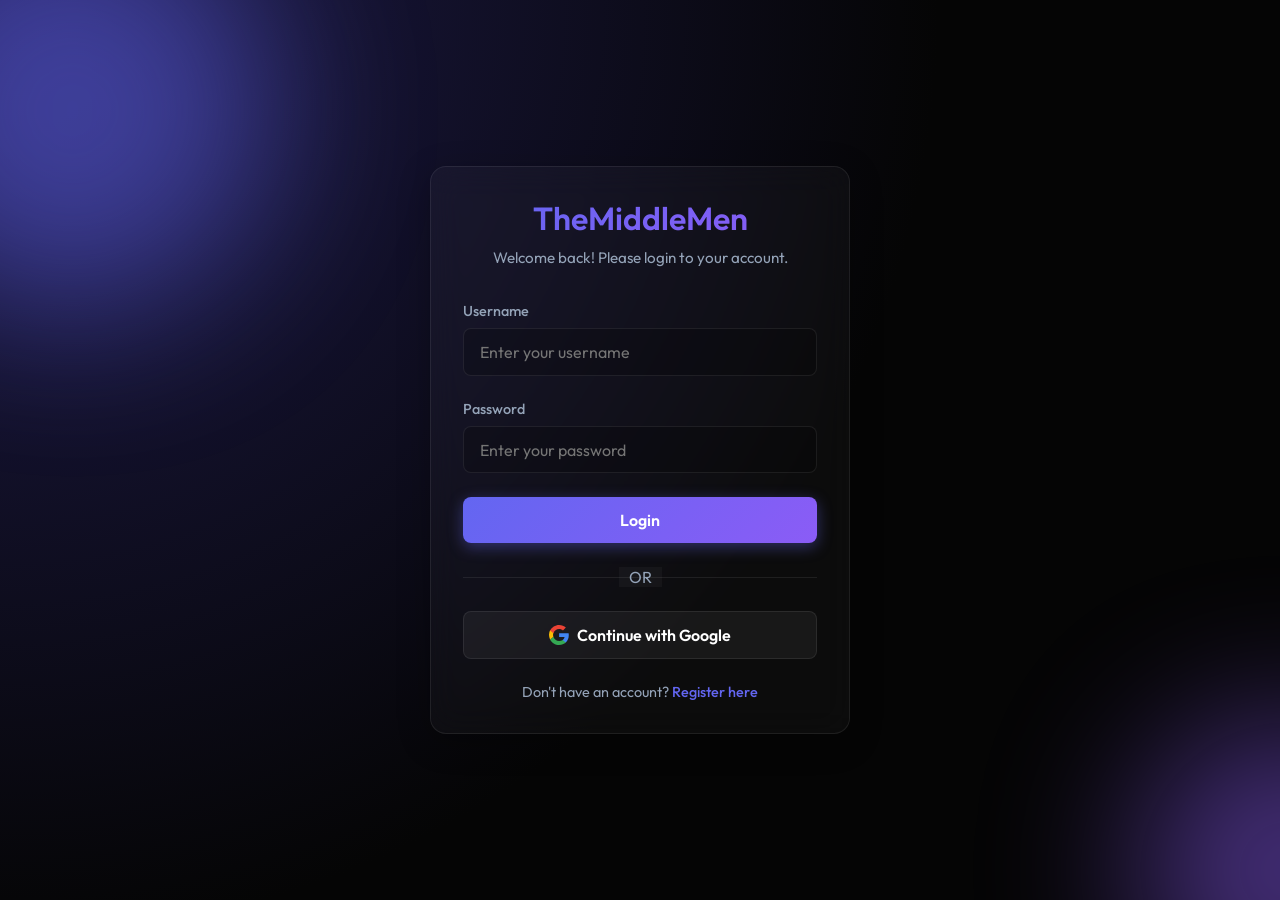
<file: frontend/index.html>
<!DOCTYPE html>
<html lang="en">
<head>
    <meta charset="UTF-8">
    <meta name="viewport" content="width=device-width, initial-scale=1.0">
    <title>Dashboard - TheMiddleMen</title>
    <link rel="stylesheet" href="css/style.css">
</head>
<body>
    <div class="bg-blob bg-blob-1"></div>
    <div class="bg-blob bg-blob-2"></div>
    
    <!-- Navigation -->
    <nav class="dashboard-nav">
        <div class="container nav-content">
            <div class="brand text-gradient">TheMiddleMen Dashboard</div>
            <button onclick="logout()" class="btn btn-secondary" style="width: auto;">Logout</button>
        </div>
    </nav>

    <!-- Main Content -->
    <main class="container">
        <div id="alertBox" class="alert"></div>

        <div class="dashboard-grid">
            
            <!-- Channel Info Card -->
            <div class="glass-card">
                <div class="card-header">
                    <h2>Channel Info</h2>
                </div>
                <div id="channel-content" class="loading-container">
                    <div class="loader"></div>
                    <p>Loading channel details...</p>
                </div>
            </div>

            <!-- Videos Info Card -->
            <div class="glass-card">
                <div class="card-header">
                    <h2>Recent Videos</h2>
                </div>
                <div id="video-content" class="loading-container">
                    <div class="loader"></div>
                    <p>Loading videos...</p>
                </div>
            </div>

            <!-- Playlist Info Card -->
            <div class="glass-card">
                <div class="card-header">
                    <h2>Upload Playlist</h2>
                </div>
                <div id="playlist-content" class="loading-container">
                    <div class="loader"></div>
                    <p>Loading playlist...</p>
                </div>
            </div>

        </div>
    </main>

    <!-- Scripts -->
    <script src="js/api.js"></script>
    <script src="js/app.js"></script>
</body>
</html>
</file>
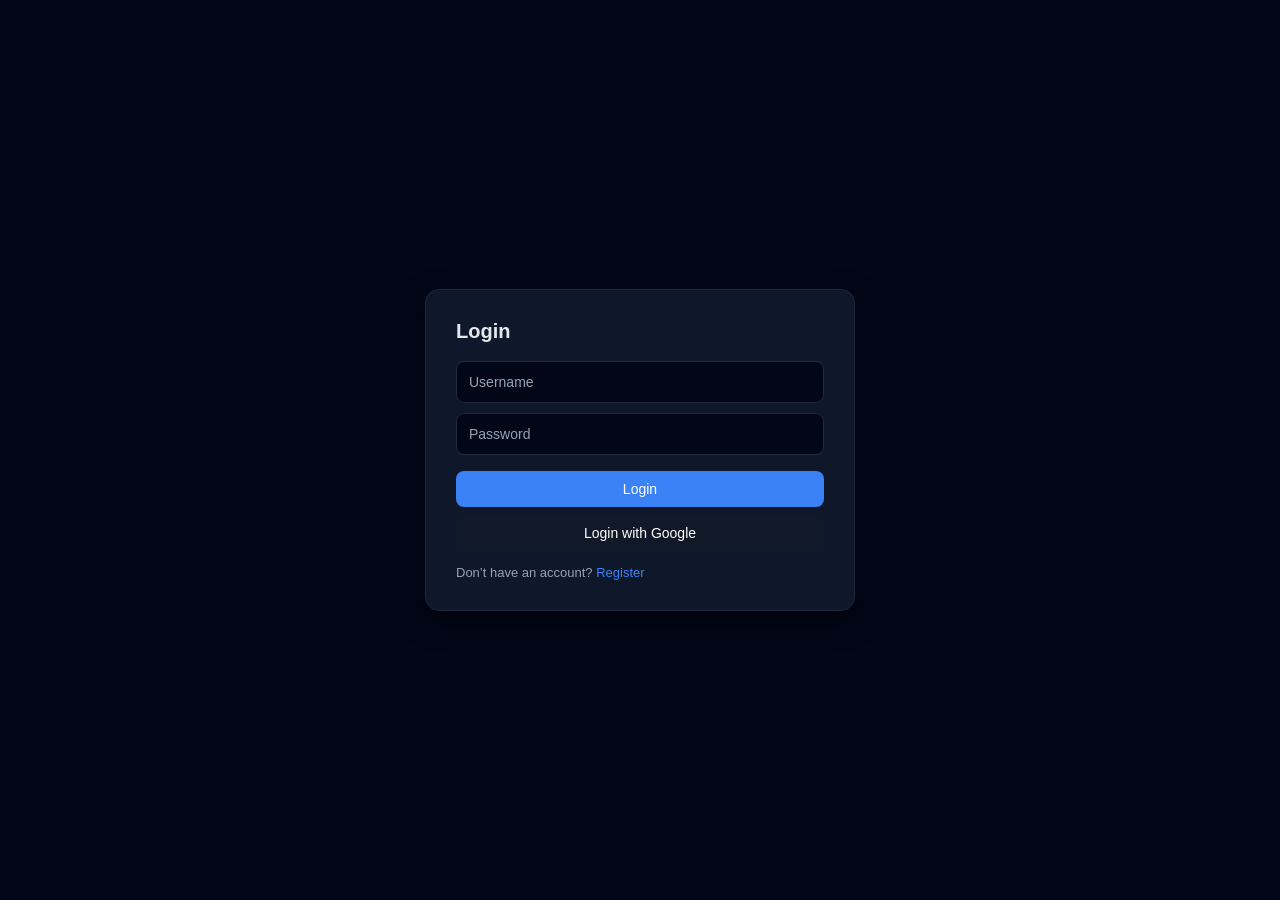
<file: src/main/resources/static/index.html>
<!DOCTYPE html>
<html lang="en">
<head>
    <meta charset="UTF-8" />
    <meta name="viewport" content="width=device-width, initial-scale=1.0" />
    <title>Social Dashboard</title>
    <link rel="stylesheet" href="style.css" />
</head>

<body>

<div id="app">

    <!-- Login Section -->
    <div id="login-section">
        <h2>Login</h2>

        <input type="text" id="login-username" placeholder="Username" />
        <input type="password" id="login-password" placeholder="Password" />

        <button id="login-btn">Login</button>
        <button id="oauth-btn">Login with Google</button>

        <p>Don’t have an account?
            <button id="go-register-btn">Register</button>
        </p>

    </div>

    <!-- Register Section -->
    <div id="register-section" style="display:none;">

        <h2>Register</h2>

        <input type="text" id="register-username" placeholder="Username" />
        <input type="password" id="register-password" placeholder="Password" />

        <button id="register-btn">Create Account</button>

        <p>Already have an account?
            <button id="go-login-btn">Back to Login</button>
        </p>

    </div>

    <!-- Dashboard Section -->
    <div id="dashboard-section" style="display:none;">

        <div id="dashboard-header">
            <h2>Social Dashboard</h2>

            <div>
                <button id="go-change-password-btn">Change Password</button>
                <button id="logout-btn">Logout</button>
            </div>

        </div>

        <div id="widgets"></div>

        <div id="video-section">
            <h3 class="section-title">Latest Videos</h3>
            <div id="videos-container"></div>
        </div>

    </div>

    <!-- Change Password Page -->
    <div id="change-password-section" style="display:none;">

        <h2>Change Password</h2>

        <input
                type="password"
                id="new-password"
                placeholder="Enter new password"
        />

        <button id="change-password-btn">
            Update Password
        </button>

        <p>
            <button id="back-dashboard-btn">
                Back to Dashboard
            </button>
        </p>

    </div>

</div>

<script src="app.js"></script>

</body>
</html>
</file>
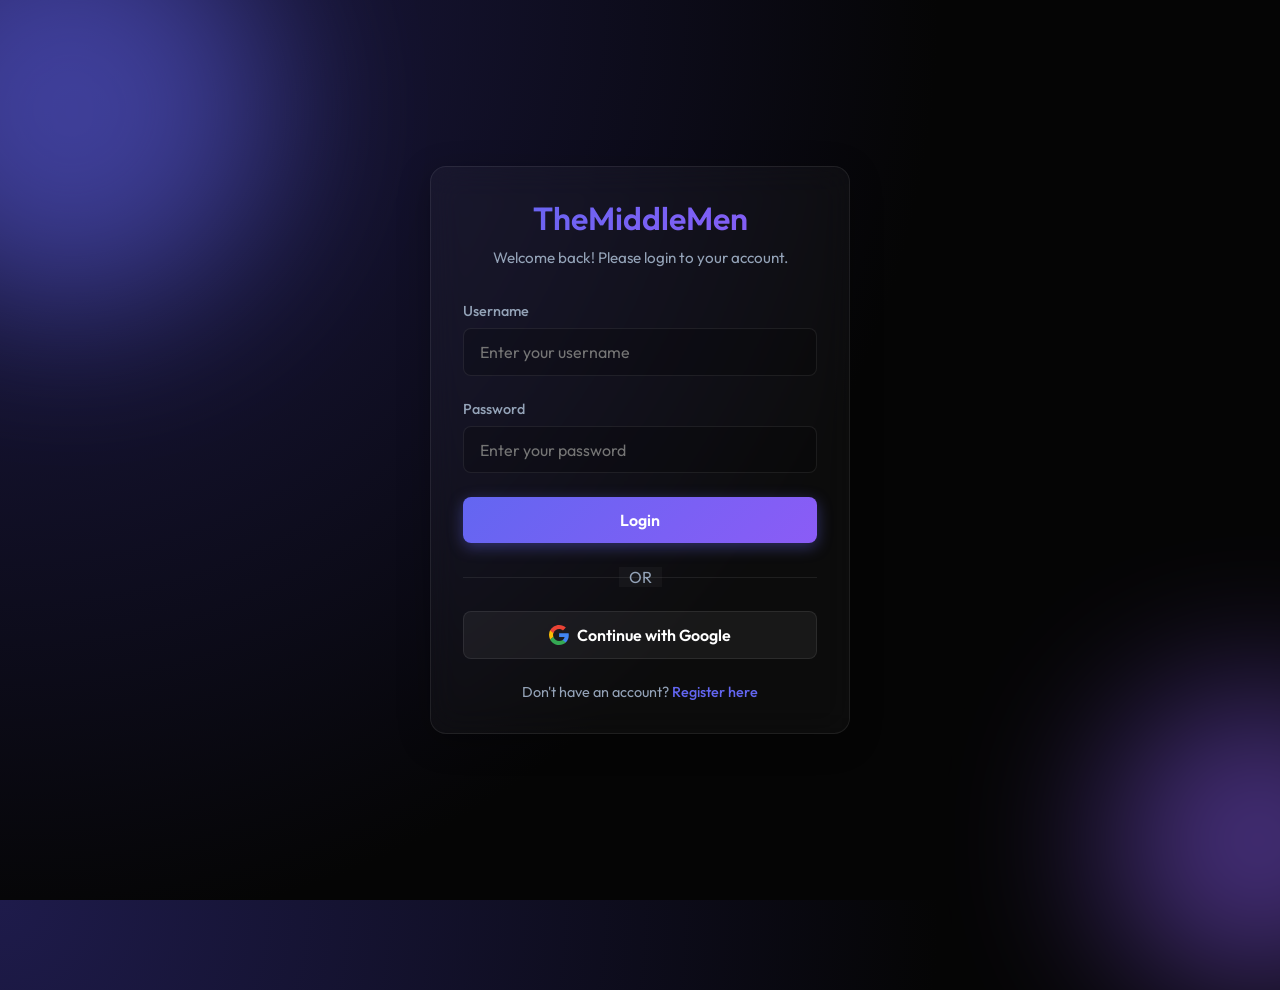
<file: frontend/login.html>
<!DOCTYPE html>
<html lang="en">
<head>
    <meta charset="UTF-8">
    <meta name="viewport" content="width=device-width, initial-scale=1.0">
    <title>Login - TheMiddleMen</title>
    <link rel="stylesheet" href="css/style.css">
</head>
<body>
    <div class="bg-blob bg-blob-1"></div>
    <div class="bg-blob bg-blob-2"></div>
    
    <div class="auth-wrapper">
        <div class="glass-card auth-card">
            <div class="auth-header">
                <h1 class="text-gradient">TheMiddleMen</h1>
                <p>Welcome back! Please login to your account.</p>
            </div>
            
            <div id="alertBox" class="alert"></div>

            <form id="loginForm" onsubmit="handleLogin(event)">
                <div class="form-group">
                    <label for="username">Username</label>
                    <input type="text" id="username" class="input-field" required placeholder="Enter your username">
                </div>
                
                <div class="form-group">
                    <label for="password">Password</label>
                    <input type="password" id="password" class="input-field" required placeholder="Enter your password">
                </div>
                
                <button type="submit" class="btn btn-primary">Login</button>

                <div style="text-align: center; margin: 1.5rem 0; color: var(--text-secondary); position: relative;">
                    <hr style="border: none; border-top: 1px solid var(--glass-border); position: absolute; width: 100%; top: 50%; z-index: 1;">
                    <span style="background: var(--glass-bg); padding: 0 10px; position: relative; z-index: 2;">OR</span>
                </div>

                <button type="button" class="btn btn-secondary" onclick="handleGoogleLogin()">
                    <svg viewBox="0 0 24 24" width="20" height="20" xmlns="http://www.w3.org/2000/svg">
                        <path fill="#4285F4" d="M23.745 12.27c0-.825-.068-1.635-.21-2.415H12.15v4.545h6.51c-.285 1.485-1.125 2.76-2.385 3.585v3.015h3.855c2.265-2.085 3.615-5.175 3.615-8.73z"/>
                        <path fill="#34A853" d="M12.15 24c3.255 0 6.015-1.08 8.01-2.925l-3.855-3.015c-1.08.735-2.475 1.185-4.155 1.185-3.195 0-5.91-2.16-6.885-5.07l-3.99 3.09C3.33 21.225 7.425 24 12.15 24z"/>
                        <path fill="#FBBC05" d="M5.265 14.175c-.255-.735-.39-1.53-.39-2.34s.135-1.605.39-2.34v-3.09h-3.99A11.957 11.957 0 000 11.835c0 1.905.45 3.735 1.275 5.43l3.99-3.09z"/>
                        <path fill="#EA4335" d="M12.15 4.755c1.77 0 3.36.615 4.605 1.8l3.48-3.48C18.15 1.08 15.39 0 12.15 0 7.425 0 3.33 2.775 1.275 6.735l3.99 3.09c.975-2.91 3.69-5.07 6.885-5.07z"/>
                    </svg>
                    Continue with Google
                </button>
            </form>
            
            <div class="auth-footer">
                Don't have an account? <a href="register.html">Register here</a>
            </div>
        </div>
    </div>

    <!-- Scripts -->
    <script src="js/api.js"></script>
    <script src="js/auth.js"></script>
</body>
</html>
</file>
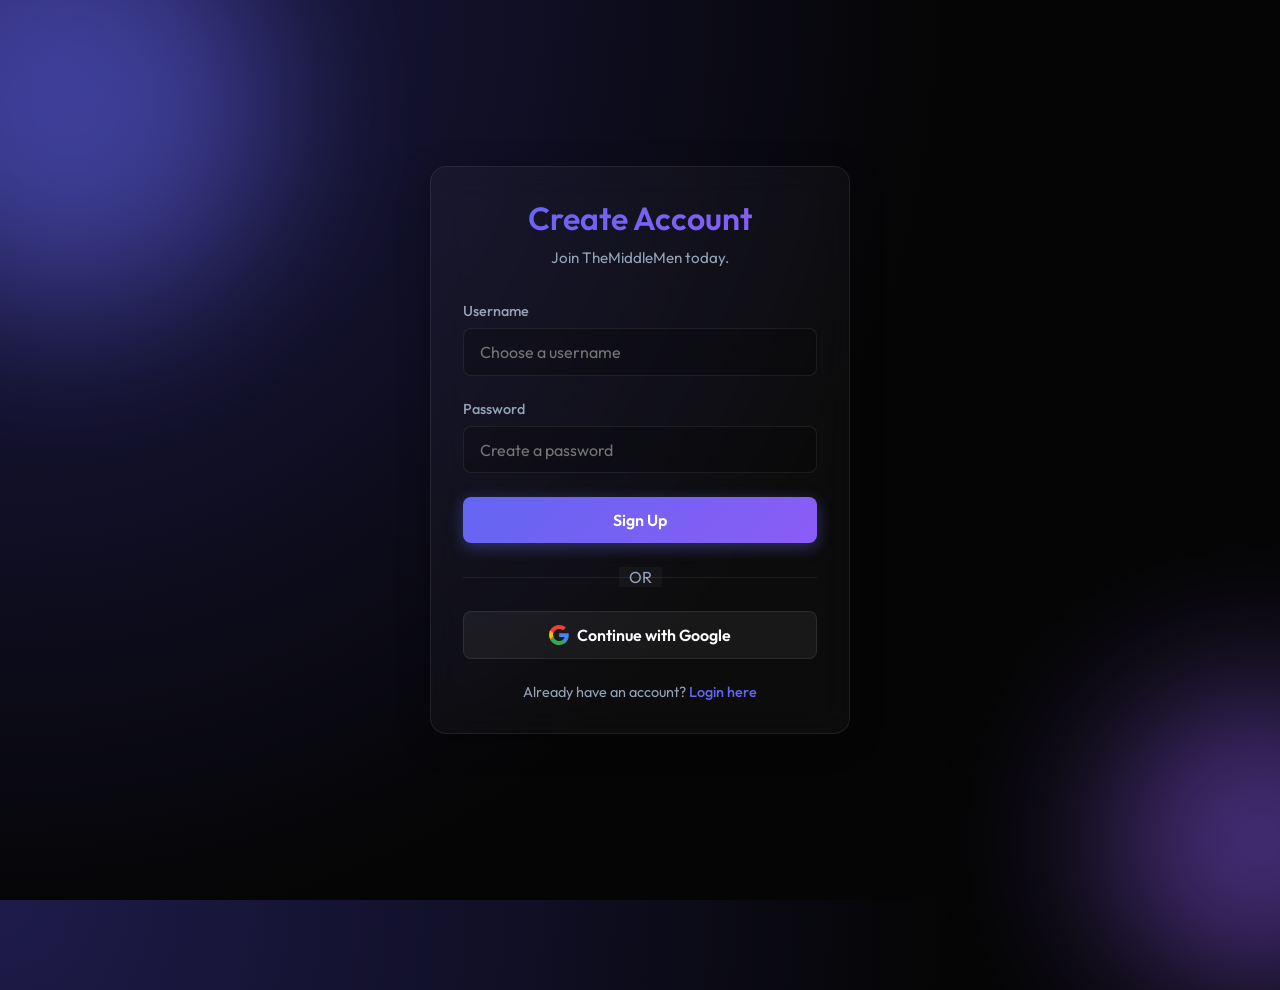
<file: frontend/register.html>
<!DOCTYPE html>
<html lang="en">
<head>
    <meta charset="UTF-8">
    <meta name="viewport" content="width=device-width, initial-scale=1.0">
    <title>Register - TheMiddleMen</title>
    <link rel="stylesheet" href="css/style.css">
</head>
<body>
    <div class="bg-blob bg-blob-1"></div>
    <div class="bg-blob bg-blob-2"></div>
    
    <div class="auth-wrapper">
        <div class="glass-card auth-card">
            <div class="auth-header">
                <h1 class="text-gradient">Create Account</h1>
                <p>Join TheMiddleMen today.</p>
            </div>
            
            <div id="alertBox" class="alert"></div>

            <form id="registerForm" onsubmit="handleRegister(event)">
                <div class="form-group">
                    <label for="username">Username</label>
                    <input type="text" id="username" class="input-field" required minlength="3" placeholder="Choose a username">
                </div>
                
                <div class="form-group">
                    <label for="password">Password</label>
                    <input type="password" id="password" class="input-field" required minlength="6" placeholder="Create a password">
                </div>
                
                <button type="submit" class="btn btn-primary">Sign Up</button>

                <div style="text-align: center; margin: 1.5rem 0; color: var(--text-secondary); position: relative;">
                    <hr style="border: none; border-top: 1px solid var(--glass-border); position: absolute; width: 100%; top: 50%; z-index: 1;">
                    <span style="background: var(--glass-bg); padding: 0 10px; position: relative; z-index: 2;">OR</span>
                </div>

                <button type="button" class="btn btn-secondary" onclick="handleGoogleLogin()">
                    <svg viewBox="0 0 24 24" width="20" height="20" xmlns="http://www.w3.org/2000/svg">
                        <path fill="#4285F4" d="M23.745 12.27c0-.825-.068-1.635-.21-2.415H12.15v4.545h6.51c-.285 1.485-1.125 2.76-2.385 3.585v3.015h3.855c2.265-2.085 3.615-5.175 3.615-8.73z"/>
                        <path fill="#34A853" d="M12.15 24c3.255 0 6.015-1.08 8.01-2.925l-3.855-3.015c-1.08.735-2.475 1.185-4.155 1.185-3.195 0-5.91-2.16-6.885-5.07l-3.99 3.09C3.33 21.225 7.425 24 12.15 24z"/>
                        <path fill="#FBBC05" d="M5.265 14.175c-.255-.735-.39-1.53-.39-2.34s.135-1.605.39-2.34v-3.09h-3.99A11.957 11.957 0 000 11.835c0 1.905.45 3.735 1.275 5.43l3.99-3.09z"/>
                        <path fill="#EA4335" d="M12.15 4.755c1.77 0 3.36.615 4.605 1.8l3.48-3.48C18.15 1.08 15.39 0 12.15 0 7.425 0 3.33 2.775 1.275 6.735l3.99 3.09c.975-2.91 3.69-5.07 6.885-5.07z"/>
                    </svg>
                    Continue with Google
                </button>
            </form>
            
            <div class="auth-footer">
                Already have an account? <a href="login.html">Login here</a>
            </div>
        </div>
    </div>

    <!-- Scripts -->
    <script src="js/api.js"></script>
    <script src="js/auth.js"></script>
</body>
</html>
</file>
<file: frontend/css/style.css>
/* ==========================================================================
   Base Styles & Variables
   ========================================================================== */
   @import url('https://fonts.googleapis.com/css2?family=Outfit:wght@300;400;500;600;700&display=swap');

   :root {
       --bg-color: #050505;
       --bg-gradient: radial-gradient(circle at top left, #1e1b4b, #050505 60%);
       --text-primary: #ffffff;
       --text-secondary: #94a3b8;
       
       --accent-primary: #6366f1;
       --accent-secondary: #8b5cf6;
       --accent-gradient: linear-gradient(135deg, var(--accent-primary), var(--accent-secondary));
       
       --glass-bg: rgba(255, 255, 255, 0.03);
       --glass-border: rgba(255, 255, 255, 0.08);
       --glass-hover: rgba(255, 255, 255, 0.08);
       
       --danger: #ef4444;
       --success: #10b981;
       
       --border-radius-sm: 8px;
       --border-radius-md: 16px;
       --border-radius-lg: 24px;
       
       --transition: all 0.3s cubic-bezier(0.4, 0, 0.2, 1);
   }
   
   * {
       margin: 0;
       padding: 0;
       box-sizing: border-box;
       font-family: 'Outfit', sans-serif;
   }
   
   body {
       background-color: var(--bg-color);
       background-image: var(--bg-gradient);
       color: var(--text-primary);
       min-height: 100vh;
       overflow-x: hidden;
       display: flex;
       flex-direction: column;
   }
   
   /* Custom Scrollbar */
   ::-webkit-scrollbar {
       width: 8px;
   }
   ::-webkit-scrollbar-track {
       background: transparent;
   }
   ::-webkit-scrollbar-thumb {
       background: rgba(255,255,255,0.1);
       border-radius: 4px;
   }
   ::-webkit-scrollbar-thumb:hover {
       background: rgba(255,255,255,0.2);
   }
   
   /* ==========================================================================
      Utility Classes
      ========================================================================== */
   .container {
       width: 100%;
       max-width: 1200px;
       margin: 0 auto;
       padding: 2rem;
   }
   
   .flex-center {
       display: flex;
       align-items: center;
       justify-content: center;
   }
   
   .text-gradient {
       background: var(--accent-gradient);
       -webkit-background-clip: text;
       -webkit-text-fill-color: transparent;
       background-clip: text;
   }
   
   /* ==========================================================================
      Glassmorphism Cards
      ========================================================================== */
   .glass-card {
       background: var(--glass-bg);
       backdrop-filter: blur(16px);
       -webkit-backdrop-filter: blur(16px);
       border: 1px solid var(--glass-border);
       border-radius: var(--border-radius-md);
       padding: 2rem;
       box-shadow: 0 8px 32px 0 rgba(0, 0, 0, 0.3);
       transition: var(--transition);
   }
   
   .glass-card:hover {
       background: var(--glass-hover);
       border-color: rgba(255, 255, 255, 0.15);
       transform: translateY(-2px);
   }
   
   /* ==========================================================================
      Typography
      ========================================================================== */
   h1, h2, h3, h4 {
       font-weight: 600;
       line-height: 1.2;
       margin-bottom: 1rem;
   }
   
   p {
       color: var(--text-secondary);
       line-height: 1.6;
       font-size: 0.95rem;
   }
   
   /* ==========================================================================
      Forms & Inputs
      ========================================================================== */
   .form-group {
       margin-bottom: 1.5rem;
       position: relative;
   }
   
   .form-group label {
       display: block;
       margin-bottom: 0.5rem;
       font-size: 0.9rem;
       color: var(--text-secondary);
       font-weight: 500;
   }
   
   .input-field {
       width: 100%;
       background: rgba(0, 0, 0, 0.2);
       border: 1px solid var(--glass-border);
       color: var(--text-primary);
       padding: 0.8rem 1rem;
       border-radius: var(--border-radius-sm);
       font-size: 1rem;
       transition: var(--transition);
       outline: none;
   }
   
   .input-field:focus {
       border-color: var(--accent-primary);
       box-shadow: 0 0 0 3px rgba(99, 102, 241, 0.2);
       background: rgba(0, 0, 0, 0.4);
   }
   
   /* ==========================================================================
      Buttons
      ========================================================================== */
   .btn {
       display: inline-flex;
       align-items: center;
       justify-content: center;
       padding: 0.8rem 1.5rem;
       border-radius: var(--border-radius-sm);
       font-weight: 600;
       font-size: 1rem;
       cursor: pointer;
       transition: var(--transition);
       border: none;
       outline: none;
       gap: 0.5rem;
       width: 100%;
   }
   
   .btn-primary {
       background: var(--accent-gradient);
       color: white;
       box-shadow: 0 4px 15px rgba(99, 102, 241, 0.4);
   }
   
   .btn-primary:hover {
       transform: translateY(-2px);
       box-shadow: 0 6px 20px rgba(99, 102, 241, 0.6);
       filter: brightness(1.1);
   }
   
   .btn-primary:active {
       transform: translateY(0);
   }
   
   .btn-secondary {
       background: rgba(255,255,255,0.05);
       color: var(--text-primary);
       border: 1px solid var(--glass-border);
   }
   
   .btn-secondary:hover {
       background: rgba(255,255,255,0.1);
   }
   
   /* ==========================================================================
      Alerts / Toast Messages
      ========================================================================== */
   .alert {
       padding: 1rem;
       border-radius: var(--border-radius-sm);
       margin-bottom: 1.5rem;
       font-size: 0.9rem;
       display: none;
       animation: fadeIn 0.3s ease-out;
   }
   
   .alert-error {
       background: rgba(239, 68, 68, 0.1);
       border: 1px solid rgba(239, 68, 68, 0.3);
       color: #fca5a5;
   }
   
   .alert-success {
       background: rgba(16, 185, 129, 0.1);
       border: 1px solid rgba(16, 185, 129, 0.3);
       color: #6ee7b7;
   }
   
   /* ==========================================================================
      Auth Layouts
      ========================================================================== */
   .auth-wrapper {
       min-height: 100vh;
       display: flex;
       align-items: center;
       justify-content: center;
       padding: 2rem;
       position: relative;
   }
   
   /* Background decorative elements */
   .bg-blob {
       position: absolute;
       border-radius: 50%;
       filter: blur(80px);
       z-index: -1;
       opacity: 0.5;
   }
   .bg-blob-1 {
       width: 400px;
       height: 400px;
       background: var(--accent-primary);
       top: -10%;
       left: -10%;
       animation: float 10s ease-in-out infinite alternate;
   }
   .bg-blob-2 {
       width: 300px;
       height: 300px;
       background: var(--accent-secondary);
       bottom: -10%;
       right: -10%;
       animation: float 12s ease-in-out infinite alternate-reverse;
   }
   
   .auth-card {
       width: 100%;
       max-width: 420px;
   }
   
   .auth-header {
       text-align: center;
       margin-bottom: 2rem;
   }
   
   .auth-header h1 {
       font-size: 2rem;
       margin-bottom: 0.5rem;
   }
   
   .auth-footer {
       text-align: center;
       margin-top: 1.5rem;
       font-size: 0.9rem;
       color: var(--text-secondary);
   }
   
   .auth-footer a {
       color: var(--accent-primary);
       text-decoration: none;
       font-weight: 500;
       transition: var(--transition);
   }
   
   .auth-footer a:hover {
       color: var(--accent-secondary);
       text-decoration: underline;
   }
   
   /* ==========================================================================
      Dashboard Layout
      ========================================================================== */
   .dashboard-nav {
       padding: 1.5rem 0;
       border-bottom: 1px solid var(--glass-border);
       background: rgba(5, 5, 5, 0.8);
       backdrop-filter: blur(12px);
       position: sticky;
       top: 0;
       z-index: 100;
   }
   
   .nav-content {
       display: flex;
       justify-content: space-between;
       align-items: center;
   }
   
   .brand {
       font-size: 1.5rem;
       font-weight: 700;
       display: flex;
       align-items: center;
       gap: 0.5rem;
   }
   
   .dashboard-grid {
       display: grid;
       grid-template-columns: repeat(auto-fit, minmax(300px, 1fr));
       gap: 2rem;
       margin-top: 2rem;
   }
   
   .card-header {
       display: flex;
       justify-content: space-between;
       align-items: center;
       margin-bottom: 1.5rem;
       padding-bottom: 1rem;
       border-bottom: 1px solid var(--glass-border);
   }
   
   /* Data displays */
   .data-row {
       display: flex;
       justify-content: space-between;
       padding: 0.8rem 0;
       border-bottom: 1px dashed rgba(255,255,255,0.05);
   }
   
   .data-row:last-child {
       border-bottom: none;
   }
   
   .data-label {
       color: var(--text-secondary);
   }
   
   .data-value {
       font-weight: 500;
   }
   
   /* Loader */
   .loader {
       display: inline-block;
       width: 24px;
       height: 24px;
       border: 3px solid rgba(255,255,255,0.1);
       border-radius: 50%;
       border-top-color: var(--accent-primary);
       animation: spin 1s ease-in-out infinite;
   }
   
   .loading-container {
       display: flex;
       flex-direction: column;
       align-items: center;
       justify-content: center;
       padding: 3rem;
       gap: 1rem;
   }
   
   /* ==========================================================================
      Animations
      ========================================================================== */
   @keyframes fadeIn {
       from { opacity: 0; transform: translateY(-10px); }
       to { opacity: 1; transform: translateY(0); }
   }
   
   @keyframes spin {
       to { transform: rotate(360deg); }
   }
   
   @keyframes float {
       0% { transform: translate(0, 0); }
       100% { transform: translate(30px, 30px); }
   }
</file>
<file: src/main/resources/static/style.css>
:root {
    --bg: #020617;
    --card: #0f172a;

    --text-primary: #e5e7eb;
    --text-secondary: #94a3b8;

    --brand: #3b82f6;
    --brand-hover: #2563eb;

    --danger: #ef4444;
    --danger-hover: #dc2626;

    --border: #1e293b;

    --radius-lg: 14px;
    --radius-md: 10px;
    --radius-sm: 8px;

    --shadow-card: 0 10px 30px rgba(0, 0, 0, 0.45);
    --shadow-hover: 0 14px 34px rgba(0, 0, 0, 0.55);
}

* {
    margin: 0;
    padding: 0;
    box-sizing: border-box;
}

body {
    font-family: "Segoe UI", Arial, sans-serif;
    background: var(--bg);
    color: var(--text-primary);
    display: flex;
    justify-content: center;
    align-items: center;
    min-height: 100vh;
}

#app {
    width: 430px;
    background: var(--card);
    border-radius: var(--radius-lg);
    box-shadow: var(--shadow-card);
    padding: 30px;
    border: 1px solid var(--border);
}

h2 {
    margin-bottom: 18px;
    font-size: 20px;
    font-weight: 600;
}

p {
    margin-top: 14px;
    font-size: 13px;
    color: var(--text-secondary);
}

input {
    width: 100%;
    padding: 12px;
    border-radius: var(--radius-sm);
    border: 1px solid var(--border);
    font-size: 14px;
    background: #020617;
    color: var(--text-primary);
    margin-bottom: 10px;
}

input::placeholder {
    color: var(--text-secondary);
}

input:focus {
    outline: none;
    border-color: var(--brand);
    box-shadow: 0 0 0 3px rgba(59, 130, 246, 0.25);
}

button {
    border: none;
    border-radius: var(--radius-sm);
    padding: 10px 14px;
    font-size: 14px;
    font-weight: 500;
    cursor: pointer;
    transition: all 0.15s ease;
}

#login-btn,
#register-btn {
    width: 100%;
    margin-top: 6px;
    background: var(--brand);
    color: white;
}

#login-btn:hover,
#register-btn:hover {
    background: var(--brand-hover);
}

#oauth-btn {
    width: 100%;
    margin-top: 8px;
    background: #111827;
    color: white;
}

#oauth-btn:hover {
    background: black;
}

#logout-btn {
    background: var(--danger);
    color: white;
    font-size: 13px;
    padding: 8px 12px;
}

#logout-btn:hover {
    background: var(--danger-hover);
}

p button {
    background: none;
    padding: 0;
    font-size: 13px;
    color: var(--brand);
}

#dashboard-header {
    display: flex;
    justify-content: space-between;
    align-items: center;
    margin-bottom: 18px;
    padding-bottom: 10px;
    border-bottom: 1px solid var(--border);
}

#widgets {
    display: grid;
    grid-template-columns: repeat(auto-fill, minmax(170px, 1fr));
    gap: 12px;
}

.widget {
    background: #020617;
    border: 1px solid var(--border);
    border-radius: var(--radius-md);
    padding: 14px;
    font-size: 13px;
    transition: all 0.15s ease;
}

.widget:hover {
    transform: translateY(-2px);
    box-shadow: var(--shadow-hover);
}

.widget-title {
    font-size: 12px;
    color: var(--text-secondary);
    margin-bottom: 10px;
}

.widget-channel {
    display: flex;
    align-items: center;
    gap: 10px;
    margin-bottom: 12px;
}

.widget-avatar {
    width: 38px;
    height: 38px;
    border-radius: 10px;
}

.widget-channel-title {
    font-size: 13px;
    font-weight: 500;
}

.widget-stats {
    display: grid;
    grid-template-columns: repeat(3, 1fr);
}

.stat-block span {
    font-size: 14px;
    font-weight: 600;
}

.stat-block label {
    font-size: 10px;
    color: var(--text-secondary);
}

.widget-skeleton {
    height: 90px;
    border-radius: var(--radius-md);
    background: linear-gradient(
        90deg,
        #020617 25%,
        #0b1220 37%,
        #020617 63%
    );
    background-size: 400% 100%;
    animation: shimmer 1.2s infinite;
}

@keyframes shimmer {
    0% { background-position: 100% 0; }
    100% { background-position: -100% 0; }
}
.section-title {
    margin: 20px 0 12px;
    font-size: 15px;
    color: var(--text-secondary);
}

#videos-container {
    display: flex;
    flex-direction: column;
    gap: 12px;
}

.video-card {
    display: flex;
    gap: 12px;
    background: #020617;
    border: 1px solid var(--border);
    border-radius: var(--radius-md);
    padding: 10px;
    transition: all 0.15s ease;
}

.video-card:hover {
    transform: translateY(-2px);
    box-shadow: var(--shadow-hover);
}

.video-thumb {
    width: 120px;
    height: 70px;
    object-fit: cover;
    border-radius: var(--radius-sm);
}

.video-info {
    display: flex;
    flex-direction: column;
    justify-content: center;
}

.video-title {
    font-size: 13px;
    font-weight: 500;
    margin-bottom: 4px;
}

.video-meta {
    font-size: 11px;
    color: var(--text-secondary);
}
#go-change-password-btn {
    background: rgba(59, 130, 246, 0.15);
    color: var(--brand);
    border: 1px solid rgba(59, 130, 246, 0.35);
    padding: 8px 14px;
    font-size: 13px;
    border-radius: var(--radius-sm);
    margin-right: 8px;
    transition: all 0.15s ease;
}

#go-change-password-btn:hover {
    background: rgba(59, 130, 246, 0.25);
    border-color: var(--brand);
    transform: translateY(-1px);
}
</file>
